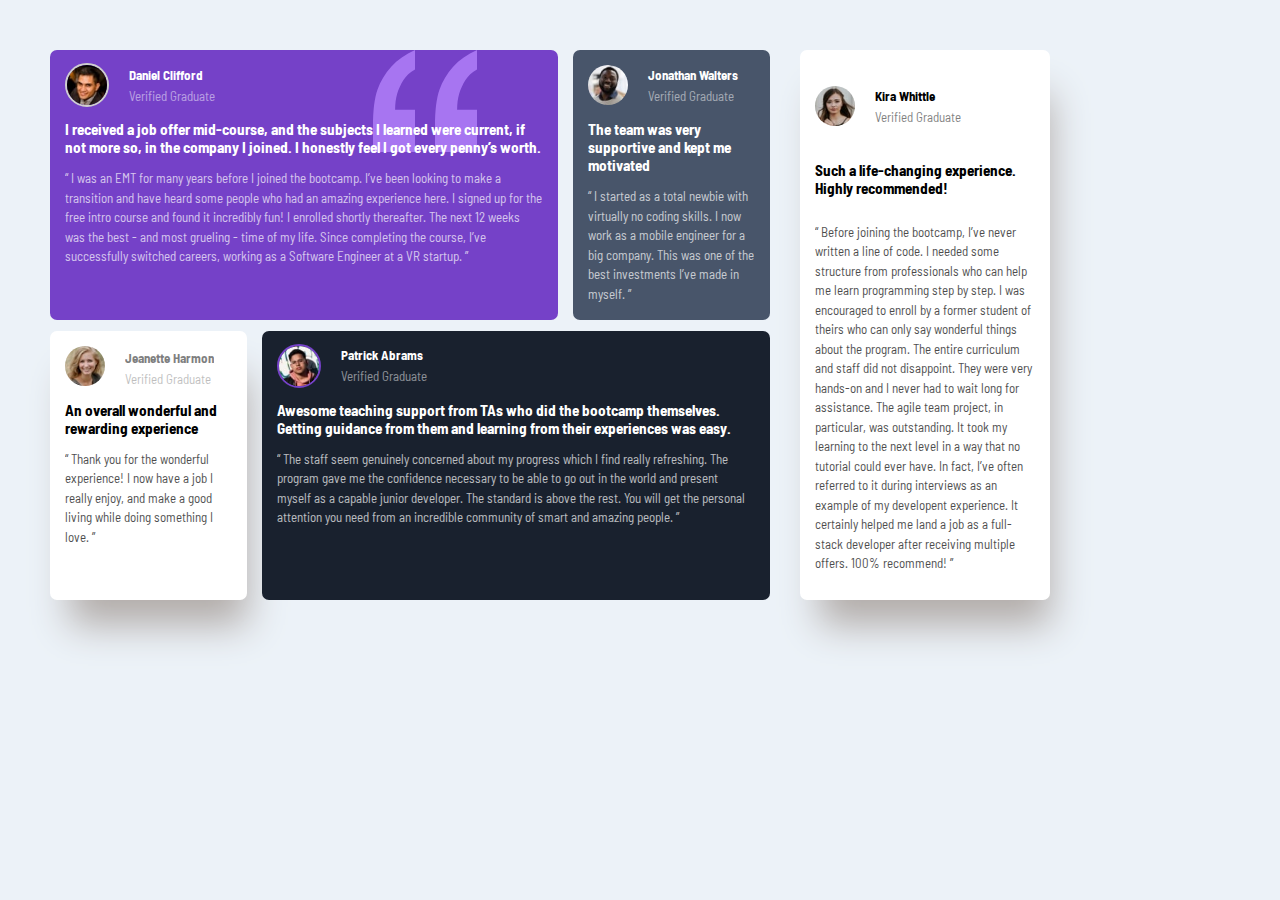
<file: index.html>
<!DOCTYPE html>
<html lang="en">
    <head>
        <meta charset="UTF-8">
        <meta http-equiv="X-UA-Compatible" content="IE=edge">
        <meta name="viewport" content="width=device-width, initial-scale=1.0">

        <link rel="icon" type="image/png" sizes="32x32" href="./images/favicon-32x32.png">
        <link rel="stylesheet" href="style.css">
        <link rel="preconnect" href="https://fonts.googleapis.com"> 
        <link rel="preconnect" href="https://fonts.gstatic.com" crossorigin> 
        <link href="https://fonts.googleapis.com/css2?family=Barlow+Semi+Condensed:wght@500&display=swap" rel="stylesheet">
        
        <title>>Frontend Mentor | [Testimonials challenge]</title>
    </head>
    <body>
        <div id ="whole">
            <div id="left">
                <div id="left-top" class="grid">
                    <div id="left-top-left" class="roundborder grid">
                        <div id="profile">
                            <img src="images/image-daniel.jpg"/>
                            <div>
                                <h4>Daniel Clifford</h4>
                                <p class="status">Verified Graduate</p>
                            </div>
                        </div>
                        <div class="content">
                            <h3>
                                I received a job offer mid-course, and the subjects I learned were current, if not more so, 
                                in the company I joined. I honestly feel I got every penny’s worth.
                            </h3>
                        </div>
                        <div class="content">
                            <p>
                                “ I was an EMT for many years before I joined the bootcamp. I’ve been looking to make a 
                                transition and have heard some people who had an amazing experience here. I signed up 
                                for the free intro course and found it incredibly fun! I enrolled shortly thereafter. 
                                The next 12 weeks was the best - and most grueling - time of my life. Since completing 
                                the course, I’ve successfully switched careers, working as a Software Engineer at a VR startup. ”
                            </p>
                        </div>
                    </div>
                    <div id="left-top-right" class="roundborder grid">
                        <div id="profile">
                            <img src="images/image-jonathan.jpg"/>
                            <div>
                                <h4>Jonathan Walters</h4>
                                <p class="status">Verified Graduate</p>
                            </div>
                        </div>
                        <div class="content">
                            <h3>
                                The team was very supportive and kept me motivated
                            </h3>
                        </div>
                        <div class="content">
                            <p>
                                “ I started as a total newbie with virtually no coding skills. I now work as a mobile engineer 
                                for a big company. This was one of the best investments I’ve made in myself. ”
                            </p>
                        </div>
                    </div>
                </div>
                <div id="left-bottom" class="grid">
                    <div id="left-bottom-left" class="roundborder grid">
                        <div id="profile">
                            <img src="images/image-jeanette.jpg"/>
                            <div class="status">
                                <h4>Jeanette Harmon</h4>
                                <p class="status">Verified Graduate</p>
                            </div>
                        </div>
                        <div class="content">
                            <h3>
                                An overall wonderful and rewarding experience
                            </h3>
                        </div>
                        <div class="content">
                            <p>
                                “ Thank you for the wonderful experience! I now have a job I really enjoy, and make a good living 
                                while doing something I love. ”
                            </p>
                        </div>
                    </div>
                    <div id="left-bottom-right" class="roundborder grid">
                        <div id="profile">
                            <img src="images/image-patrick.jpg" />
                            <div>
                                <h4>Patrick Abrams</h4>
                                <p class="status">Verified Graduate</p>
                            </div>
                        </div>
                        <div class="content">
                            <h3>
                                Awesome teaching support from TAs who did the bootcamp themselves. Getting guidance from them and 
                                learning from their experiences was easy.
                            </h3>
                        </div>
                        <div class="content">
                            <p>
                                “ The staff seem genuinely concerned about my progress which I find really refreshing. The program 
                                gave me the confidence necessary to be able to go out in the world and present myself as a capable 
                                junior developer. The standard is above the rest. You will get the personal attention you need from 
                                an incredible community of smart and amazing people. ”
                            </p>
                        </div>
                    </div>
                </div>
            </div>
            <div id="right" class="roundborder">
                <div id="profile">
                    <img src="images/image-kira.jpg"/>
                    <div>
                        <h4>Kira Whittle</h4>
                        <p class="status">Verified Graduate</p>
                    </div>
                </div>
                <div class="content">
                    <h3>
                        Such a life-changing experience. Highly recommended!
                    </h3>
                </div>
                <div class="content">
                    <p>
                        “ Before joining the bootcamp, I’ve never written a line of code. I needed some structure from 
                        professionals who can help me learn programming step by step. I was encouraged to enroll by a former 
                        student of theirs who can only say wonderful things about the program. The entire curriculum and staff 
                        did not disappoint. They were very hands-on and I never had to wait long for assistance. The agile team 
                        project, in particular, was outstanding. It took my learning to the next level in a way that no tutorial 
                        could ever have. In fact, I’ve often referred to it during interviews as an example of my developent 
                        experience. It certainly helped me land a job as a full-stack developer after receiving multiple offers. 
                        100% recommend! ”
                    </p>
                </div>
            </div>
        </div>
    </body>
</html>
</file>
<file: style.css>
body{
    box-sizing:border-box;
    font-family:'Barlow Semi Condensed', sans-serif;
    font-weight:400;
    font-size:13px;
    background-color:hsl(210, 46%, 95%);
    margin:0px;      
    padding:0px;
}


#whole{
    display:flex;
    width:1000px;
    height:550px;
    margin:50px auto auto 50px;
}

#right{
    background-color:white;
    flex-basis:25%;
    height:100%;
    box-shadow: 10px 35px 36px -10px #B2ACA9;  
    display: flex;
    flex-wrap: wrap;
    justify-content: start;
}

#left{
    display:flex;
    flex-basis:75%;
    height:100%;
    flex-direction:column;
    color:white;
    justify-content: space-between;
}

#left-top, #left-bottom{
    height:49%;
    margin-top:0px;
    
}

.grid{
    display:flex;
    margin-right:15px;
    justify-content: start;
}

.roundborder{
    border-radius:7px;
}
#left-top-left, #left-top-right, #left-bottom-left, #left-bottom-right{
    flex-direction: column;
    align-items:center;
    padding:0px;
}

#left-top-left{
    background: hsl(263, 55%, 52%) url("images/bg-pattern-quotation.svg ") no-repeat right 20% top;
    width:72%;
}

#left-top-right{
    background-color: hsl(217, 19%, 35%);
    width:28%
}

#left-bottom-left{
    background-color: white;
    width:28%;
    box-shadow: 10px 35px 36px -10px #B2ACA9;
    color:black;
}

#left-bottom-right{
    background-color:hsl(219, 29%, 14%);
    width:72%;
}


#profile{
    display:flex;
    align-items: center;
    justify-items: start;
    margin:15px 0px;
    height:15%;
    width:100%;   
}

#right #profile{
    margin-bottom:0px;
}

img{
    margin-right:20px;
    margin-left:15px;
    border-radius: 50%;
    object-fit: contain;
    height:40px;
}

#left-top-left img{
    border:2px solid hsl(0, 0%, 81%);
}

#left-bottom-right img{
    border:2px solid hsl(263, 55%, 52%);
}

.status{
    opacity:0.5;
    margin:5px 0px 0px 0px;
}

.content p{
    opacity: 0.7;
    line-height:1.5em;
}

.content{
    padding:0px 15px;
}

h4, h3{
    margin:0px;
}


@media(max-width : 576px){
    #whole{
        width:auto;
        height:auto;
        flex-wrap:wrap;
        padding:5% 3%;
    }
    
    #left, #right, #left-top, #left-bottom, #left-top-left, #left-top-right, #left-bottom-left, #left-bottom-right{
        flex-basis:100%;
        height:auto;
        flex-direction: row;
        flex-wrap: wrap;
        justify-content: center;
    }

    .grid{
        margin:20px 0px;
    }
    .content p {
        margin-bottom: 40px;
    }
    

    
}
</file>
